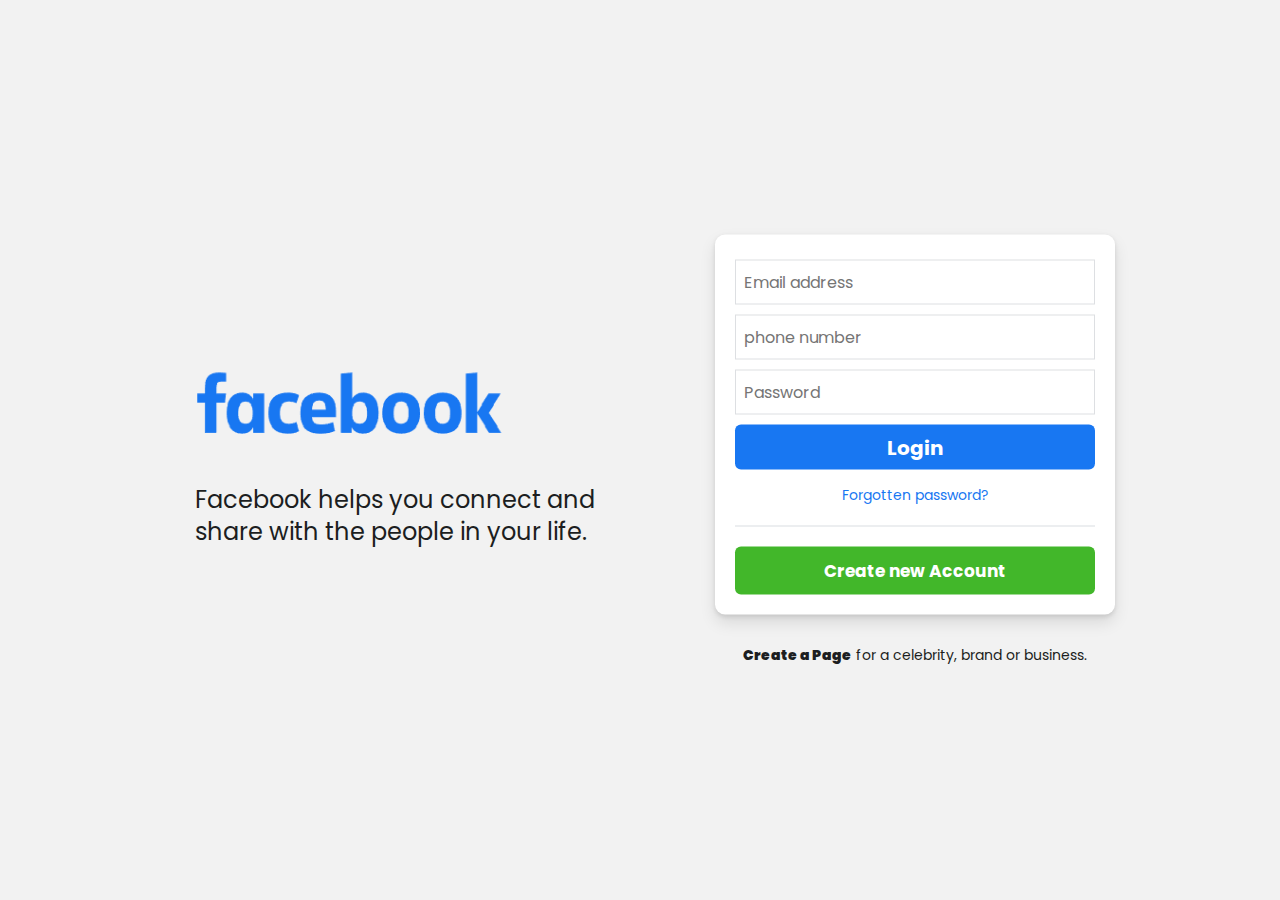
<file: index.html>
<!DOCTYPE html>
<html lang="en">
<head>
    <meta charset="UTF-8">
    <meta http-equiv="X-UA-Compatible" content="IE=edge">
    <meta name="viewport" content="width=device-width, initial-scale=1.0">
    <title>Facebook-Login or Sign up</title>
    <link rel="stylesheet" href="style.css">
    <link rel="stylesheet" href="https://fonts.googleapis.com/css?family=Poppins:400,500,600,700&display=swap">
</head>
<body>


    <!-- https://static.xx.fbcdn.net/rsrc.php/y8/r/dF5SId3UHWd.svg -->
    <main>
        <div class="row">
            <div class="colm-logo">
                <img src="imges1/facebook img.png" alt="Logo">
                <h2>Facebook helps you connect and share with the people in your life.</h2>
            </div>

            <div class="colm-form" >
                <form class="form-container" onsubmit=" return formValidate();">
                    <div class="" id="error"></div>
                    <input type="text" placeholder="Email address" id="email">
                    <input type="text" placeholder="phone number" id="phone">
                    <input type="password" placeholder="Password" id="password">
                    <button class="btn-login" type="submit">Login</button>
                    <a href="#">Forgotten password?</a>
                    <a href="Creat a new account.html"class="btn-new">Create new Account</a>
                </form>

                <p><a href="#"><b>Create a Page</b></a> for a celebrity, brand or business.</p>
            </div>
        </div>
    </main>

    <script src="main.js"></script>


</body>
</html>
</file>
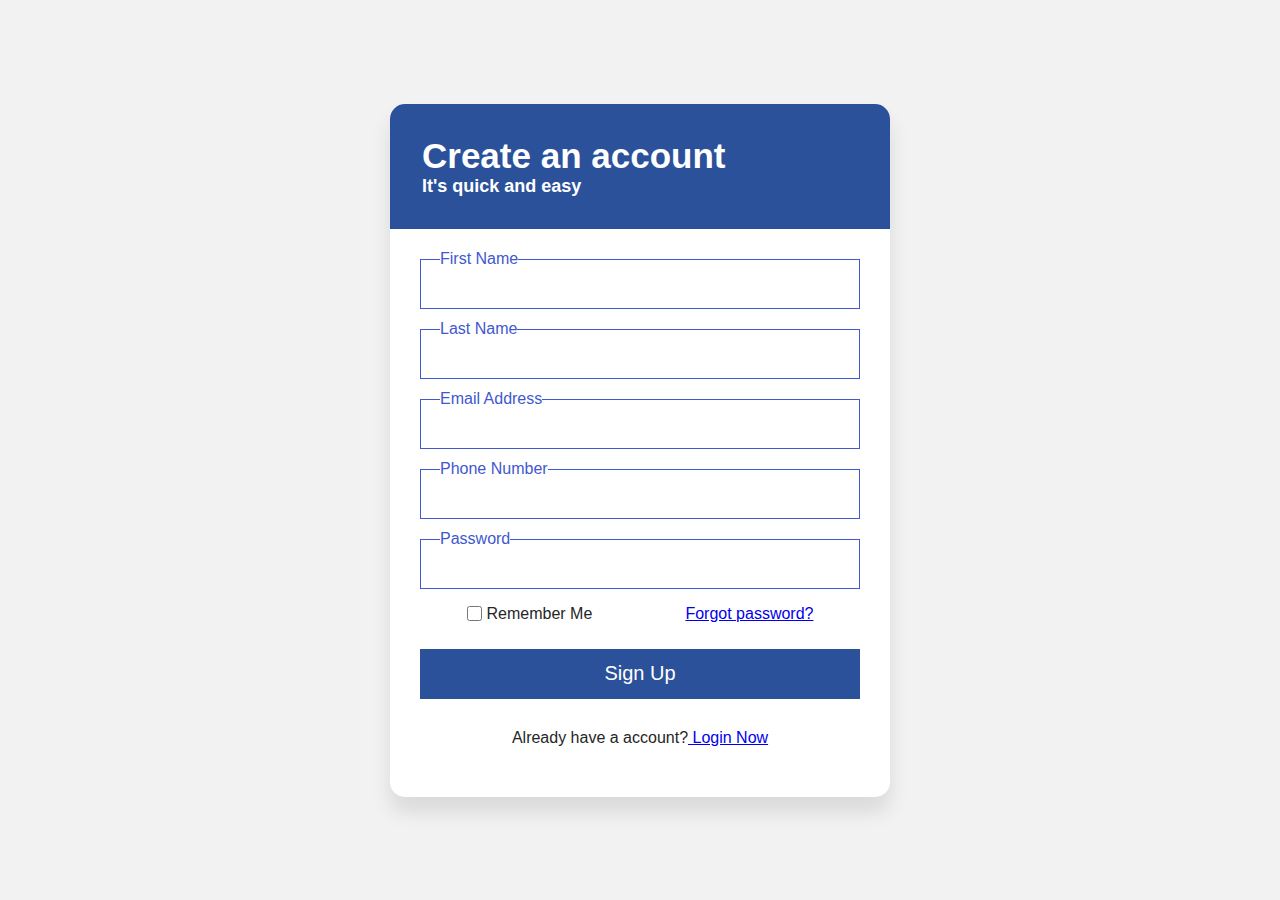
<file: Creat a new account.html>
<!DOCTYPE html>
<html lang="en" dir="ltr">

<head>
   <meta charset="utf-8">
   <title>Sign Up | MultiWebPress</title>
   <link rel="stylesheet" href="style.css">
</head>

<body>
   <div class="wrapper">
      <div class="title">
         Create an account
         <p>It's quick and easy</p>
      </div>
      
      
      <form>
  
         <div class="" id="error"></div>

         <div class="field">
            <input type="text" id="fName">
            <label for="">First Name</label>
         </div>


         <div class="field">
            <input type="text" id="lName">
            <label for="">Last Name</label>
         </div>

         <div class="field">
            <input type="text" id="mail">
            <label for="">Email Address</label>
         </div>

         <div class="field" >
            <input type="number" id="phone" >
            <label for="">Phone Number</label>
         </div>

         <div class="field" >
            <input type="password" id="password" >
            <label for="">Password</label>
         </div>
         <div class="content">
            <div class="checkbox">
               <input type="checkbox" id="remember-me">
               <label for="remember-me">Remember Me</label>
            </div>
            <div class="pass-link">
               <a href="#">Forgot password?</a>
            </div>
         </div>
         <div class="field">
            <!-- <input type="submit" value="Sign Up"> -->
            <button type="submit" onclick="loginValidate()">Sign Up</button>
         </div>

         <div class="signup-link">
            Already have a account?<a href="index.html"> Login Now</a>
         </div>
      </form>
   </div>


   <script src="main1.js"></script>
</body>

</html>
</file>
<file: style.css>
* {
    padding: 0;
    margin: 0;
    box-sizing: border-box;
    font-family: 'Poppins', sans-serif;
}

body {
    font-family: 'Poppins', sans-serif;
    background-color: #f0f2f5;
    color: #1c1e21;
}

main {
    height: 90vh;
    width: 100vw;
    position: relative;
    margin: 0 auto;
}


.row {
    display: flex;
    justify-content: space-around;
    align-items: center;
    width: 100%;
    max-width: 1000px;
    position: absolute;
    left: 50%;
    top: 50%;
    transform: translate(-50%, -50%);
}

@media only screen and (min-width:100px) and (max-width:576px){
  

    .row {
        display: flex;
        flex-direction: column;
        top: 50%;
        left: 50%;
    }

    .colm-logo img {
        width: 300px;
        display: block;
        margin-left: auto;
        margin-right: auto;
        
    }

    .colm-logo h2 {
        text-align: center;
        font-size: 20px;
        font-weight: 400;
        padding: 0 30px;
        line-height: 32px;
        margin-bottom: 20px;
    }
    
}


@media only screen and (min-width:576px) and (max-width: 768px){
    .row {
        display: flex;
        flex-direction: column;
        top: 50%;
        left: 50%;
    }

    .colm-logo img {
        width: 300px;
        display: block;
        margin-left: auto;
        margin-right: auto;
        
    }

    .colm-logo h2 {
        text-align: center;
        font-size: 20px;
        font-weight: 400;
        padding: 0 30px;
        line-height: 32px;
        margin-bottom: 20px;
    }
}


@media only screen and (min-width:768px) and (max-width: 992px){
    .row {
        width: 750px;
    }
    .colm-form {
        margin-right: 70px;
    }
}

.colm-logo {
    flex: 0 0 50%;
    text-align: left;
}

.colm-form {
    flex: 0 0 40%;
    text-align: center;
}

.colm-logo img {
    max-width: 400px;
}

.colm-logo h2 {
    font: 26px;
    font-weight: 400;
    padding: 0 30px;
    line-height: 32px;
}

.colm-form .form-container {
    background-color: #ffffff;
    border: none;
    border-radius: 10px;
    box-shadow: 0 2px 4px rgba(0, 0, 0, 0.1), 0 8px 16px rgba(0, 0, 0, 0.1);
    margin-bottom: 30px;
    padding: 20px;
    max-width: 400px;
}

.colm-form .form-container input,
.colm-form .form-container .btn-login {
    width: 100%;
    margin: 5px 0;
    height: 45px;
    vertical-align: middle;
    font-size: 16px;
}

.colm-form .form-container input {
    border: 1px solid #dddfe2;
    color: #1d2129;
    padding: 0 8px;
    outline: none;
}

.colm-form .form-container input:focus {
    border-color: #1877f2;
    box-shadow: 0 0 0 2px #e7f3ff;
}

.colm-form .form-container .btn-login {
    background-color: #1877f2;
    border: none;
    border-radius: 6px;
    font-size: 20px;
    padding: 0 16px;
    color: #ffffff;
    font-weight: 700;
}

.colm-form .form-container a {
    display: block;
    color: #1877f2;
    font-size: 14px;
    text-decoration: none;
    padding: 10px 0 20px;
    border-bottom: 1px solid #dadde1;
}

.colm-form .form-container a:hover {
    text-decoration: underline;
}

.colm-form .form-container .btn-new {
    background-color: #42b72a;
    border: none;
    border-radius: 6px;
    font-size: 17px;
    line-height: 48px;
    padding: 0 16px;
    color: #ffffff;
    font-weight: 700;
    margin-top: 20px;
}

.colm-form p {
    font-size: 14px;
}

.colm-form p a {
    text-decoration: none;
    color: #1c1e21;
    font-weight: 600;
}

.colm-form p a:hover {
    text-decoration: underline;
}


/* -------------------------------------------------------- */
/* create a new account */
/* https://fonts.googleapis.com/css?family=Poppins:400,500,600,700&display=swap */
/* @import url(''); */

html,
body {
    display: grid;
    height: 100%;
    width: 100%;
    place-items: center;
    background: #f2f2f2;
}

::selection {
    background: #4158d0;
    color: #fff;
}

.wrapper {
    width: 500px;
    background: #fff;
    border-radius: 15px;
    box-shadow: 0px 15px 20px rgba(0, 0, 0, 0.1);
}

.wrapper .title {
    font-size: 35px;
    font-weight: 600;
    text-align: left;
    color: #fff;
    user-select: none;
    border-radius: 15px 15px 0 0;
    background: #2b519a;
    padding: 32px;
}

.title p {
    font-size: 18px;
}

.wrapper form {
    padding: 10px 30px 50px 30px;
}

.wrapper form .field {
    height: 50px;
    width: 100%;
    margin-top: 20px;
    position: relative;
}

.wrapper form .field input {
    height: 100%;
    width: 100%;
    outline: none;
    font-size: 17px;
    padding-left: 20px;
    border: 1px solid lightgray;
    transition: all 0.3s ease;
}

.wrapper form .field input:focus,
form .field input:valid {
    border-color: #4158d0;
}

.wrapper form .field label {
    position: absolute;
    top: 50%;
    left: 20px;
    color: #999999;
    font-weight: 400;
    font-size: 17px;
    pointer-events: none;
    transform: translateY(-50%);
    transition: all 0.3s ease;
}

form .field input:focus~label,
form .field input:valid~label {
    top: 0%;
    font-size: 16px;
    color: #4158d0;
    background: #fff;
    transform: translateY(-50%);
}

form .content {
    display: flex;
    width: 100%;
    height: 50px;
    font-size: 16px;
    align-items: center;
    justify-content: space-around;
}

form .content .checkbox {
    display: flex;
    align-items: center;
    justify-content: center;
}

form .content input {
    width: 15px;
    height: 15px;
}

form .content label {
    color: #262626;
    user-select: none;
    padding-left: 5px;
}

form .content .pass-link {
    color: "";
}



form .field button {
    color: #fff;
    border: none;
    padding-left: 0;
    margin-top: -10px;
    font-size: 20px;
    font-weight: 500;
    cursor: pointer;
    background: #2b519a;
    transition: all 0.3s ease;
    width: 100%;
    height: 50px;
}


form .field input[type="submit"]:active {
    transform: scale(0.95);
}

form .signup-link {
    color: #262626;
    margin-top: 20px;
    text-align: center;
}

.error {
    text-align: center;
}
</file>
